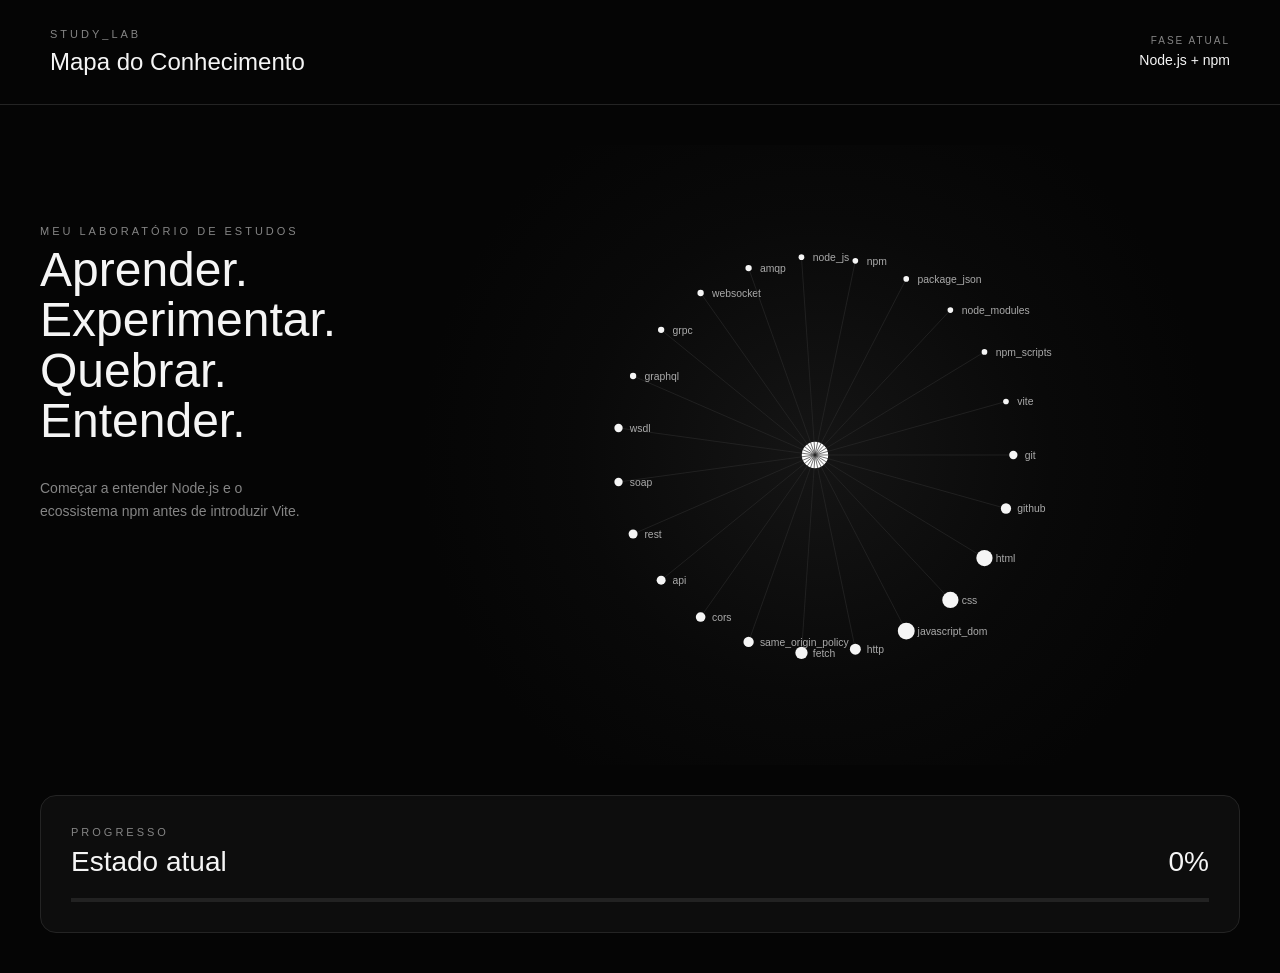
<file: index.html>
<!DOCTYPE html>
<html lang="pt-BR">

<head>
    <meta charset="UTF-8">
    <meta name="viewport" content="width=device-width, initial-scale=1.0">

    <title>Study Lab</title>

    <link rel="stylesheet" href="site/style.css">
</head>

<body>

    <header class="topbar">
        <div>
            <span class="label">STUDY_LAB</span>
            <h1>Mapa do Conhecimento</h1>
        </div>

        <div class="phase-info">
            <span>FASE ATUAL</span>
            <strong id="phase-name">Carregando...</strong>
        </div>
    </header>


    <main>

        <section class="hero">

            <div class="hero-text">
                <span class="label">MEU LABORATÓRIO DE ESTUDOS</span>

                <h2>
                    Aprender.<br>
                    Experimentar.<br>
                    Quebrar.<br>
                    Entender.
                </h2>

                <p id="current-focus">
                    Carregando estado atual...
                </p>
            </div>


            <div class="knowledge-map">

                <svg id="knowledge-graph" viewBox="0 0 900 600">
                    <!--
                        O JavaScript vai criar:
                        - conexões
                        - nós
                        - textos
                    -->
                </svg>

            </div>

        </section>


        <section class="progress-section">

            <div class="section-header">
                <div>
                    <span class="label">PROGRESSO</span>
                    <h2>Estado atual</h2>
                </div>

                <strong id="progress-value">0%</strong>
            </div>

            <div class="progress-bar">
                <div id="progress-fill"></div>
            </div>

        </section>

    </main>


    <script src="site/script.js"></script>

</body>

</html>
</file>
<file: site/style.css>
* {
    box-sizing: border-box;
    margin: 0;
    padding: 0;
}

:root {
    --background: #050505;
    --surface: #0d0d0d;
    --text: #f5f5f5;
    --muted: #858585;
    --line: #242424;
    --accent: #ffffff;
}

body {
    font-family: Arial, sans-serif;
    background: var(--background);
    color: var(--text);
    min-height: 100vh;
}


/* =========================
   HEADER
========================= */

.topbar {
    width: 100%;
    padding: 28px 50px;

    display: flex;
    justify-content: space-between;
    align-items: center;

    border-bottom: 1px solid var(--line);
}

.label {
    display: block;

    font-size: 11px;
    letter-spacing: 3px;
    color: var(--muted);

    margin-bottom: 8px;
}

.topbar h1 {
    font-size: 24px;
    font-weight: 400;
}

.phase-info {
    text-align: right;
}

.phase-info span {
    display: block;

    font-size: 10px;
    letter-spacing: 2px;
    color: var(--muted);

    margin-bottom: 5px;
}

.phase-info strong {
    font-size: 14px;
    font-weight: 400;
}


/* =========================
   MAIN
========================= */

main {
    max-width: 1500px;
    margin: auto;
    padding: 40px;
}


/* =========================
   HERO
========================= */

.hero {
    min-height: 620px;

    display: grid;
    grid-template-columns: 320px 1fr;
    gap: 30px;
}


/* =========================
   HERO TEXT
========================= */

.hero-text {
    padding-top: 80px;
}

.hero-text h2 {
    font-size: 48px;
    line-height: 1.05;
    font-weight: 400;

    margin-bottom: 30px;
}

.hero-text p {
    max-width: 280px;

    color: var(--muted);
    font-size: 14px;
    line-height: 1.7;
}


/* =========================
   KNOWLEDGE GRAPH
========================= */

.knowledge-map {
    position: relative;

    min-height: 600px;

    overflow: hidden;

    background:
        radial-gradient(
            circle at center,
            #151515 0%,
            #090909 45%,
            #050505 75%
        );

    border-radius: 20px;
}

#knowledge-graph {
    width: 100%;
    height: 100%;
}


/* =========================
   GRAPH ELEMENTS
========================= */

.graph-line {
    stroke: #2a2a2a;
    stroke-width: 1;
    opacity: 0.7;
}

.graph-node {
    cursor: pointer;
}

.graph-node circle {
    fill: #f5f5f5;
}

.graph-node text {
    fill: #aaa;
    font-size: 11px;

    pointer-events: none;
}

.graph-node:hover circle {
    fill: white;
    r: 8;
}

.graph-node:hover text {
    fill: white;
}


/* =========================
   PROGRESS
========================= */

.progress-section {
    margin-top: 30px;

    padding: 30px;

    background: var(--surface);
    border: 1px solid var(--line);
    border-radius: 16px;
}

.section-header {
    display: flex;
    justify-content: space-between;
    align-items: end;

    margin-bottom: 20px;
}

.section-header h2 {
    font-size: 28px;
    font-weight: 400;
}

#progress-value {
    font-size: 28px;
    font-weight: 400;
}

.progress-bar {
    width: 100%;
    height: 4px;

    background: #222;

    overflow: hidden;
}

#progress-fill {
    width: 0%;
    height: 100%;

    background: white;

    transition: width 0.8s ease;
}


/* =========================
   RESPONSIVE
========================= */

@media (max-width: 900px) {

    .topbar {
        padding: 25px;
    }

    main {
        padding: 20px;
    }

    .hero {
        grid-template-columns: 1fr;
    }

    .hero-text {
        padding-top: 20px;
    }

    .hero-text h2 {
        font-size: 38px;
    }

    .knowledge-map {
        min-height: 500px;
    }
}
</file>
